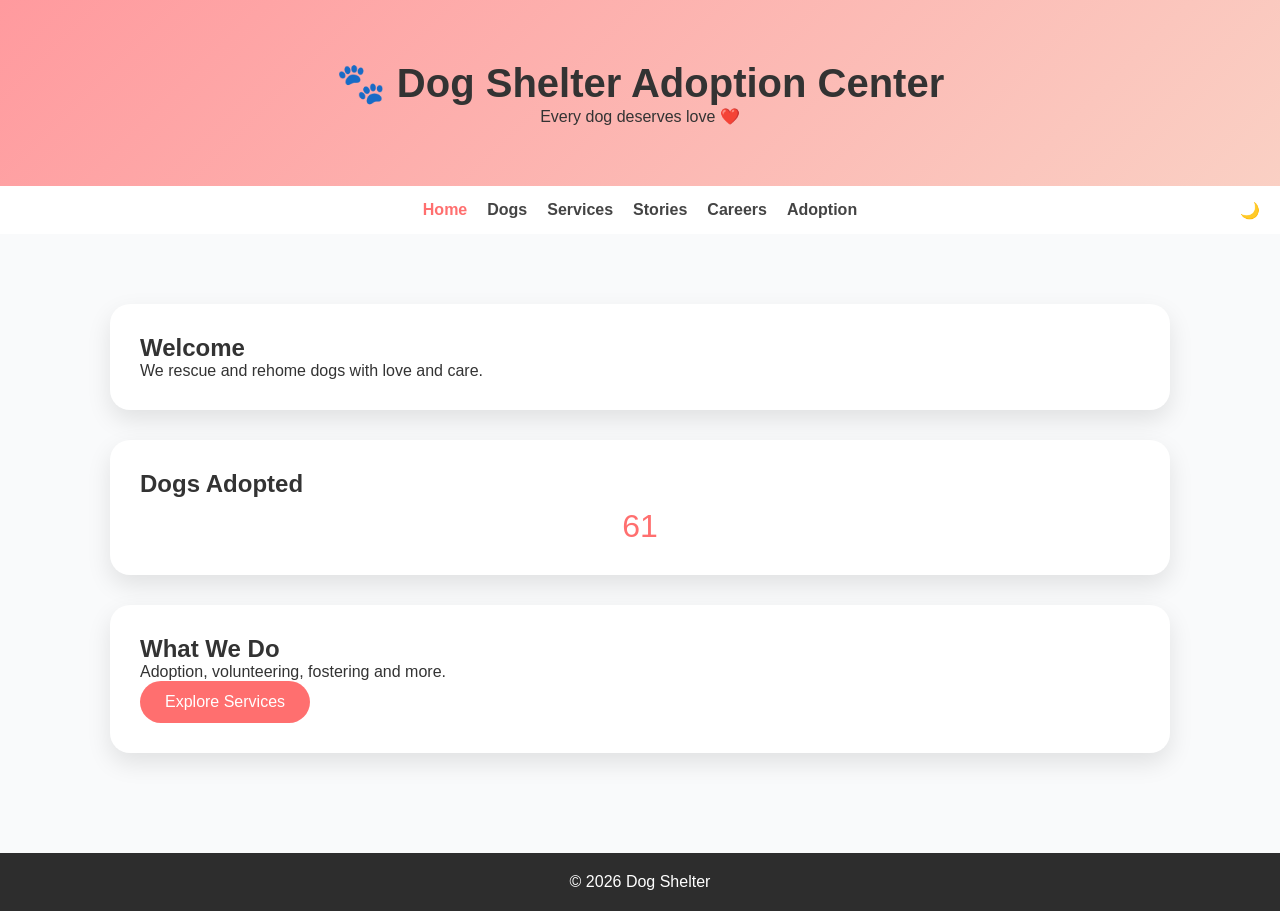
<file: index.html>
<!DOCTYPE html>
<html lang="en">
<head>
<meta charset="UTF-8">
<meta name="viewport" content="width=device-width, initial-scale=1.0">
<title>Dog Shelter Adoption Center</title>

<style>
* {
  margin: 0;
  padding: 0;
  box-sizing: border-box;
  font-family: 'Segoe UI', sans-serif;
  transition: 0.3s ease;
}

body {
  background: #f9fafb;
  color: #333;
}

/* DARK MODE */
.dark {
  background: #1e1e1e;
  color: #eee;
}

/* HEADER */
header {
  background: linear-gradient(135deg, #ff9a9e, #fad0c4);
  padding: 60px 20px;
  text-align: center;
}

header h1 {
  font-size: 2.5rem;
}

/* NAVBAR */
nav {
  background: white;
  display: flex;
  justify-content: center;
  gap: 20px;
  padding: 15px;
  position: sticky;
  top: 0;
  z-index: 100;
}

nav a {
  text-decoration: none;
  color: #444;
  font-weight: 600;
}

nav a.active {
  color: #ff6f6f;
}

/* DARK BUTTON */
.toggle-btn {
  position: absolute;
  right: 20px;
  top: 15px;
  cursor: pointer;
}

/* CONTAINER */
.container {
  max-width: 1100px;
  margin: 50px auto;
  padding: 20px;
}

/* CARDS */
.box {
  background: white;
  border-radius: 20px;
  padding: 30px;
  margin-bottom: 30px;
  box-shadow: 0 10px 25px rgba(0,0,0,0.1);

  /* animation initial state */
  opacity: 0;
  transform: translateY(30px);
}

/* SHOW ON SCROLL */
.show {
  opacity: 1;
  transform: translateY(0);
}

/* CTA BUTTON */
.cta a {
  display: inline-block;
  background: #ff6f6f;
  color: white;
  padding: 12px 25px;
  border-radius: 30px;
  text-decoration: none;
}

.cta a:hover {
  transform: scale(1.05);
}

/* COUNTER */
.counter {
  font-size: 2rem;
  color: #ff6f6f;
  text-align: center;
  margin-top: 10px;
}

/* FOOTER */
footer {
  text-align: center;
  padding: 20px;
  background: #2d2d2d;
  color: white;
}
</style>
</head>

<body>

<header>
  <h1>🐾 Dog Shelter Adoption Center</h1>
  <p>Every dog deserves love ❤️</p>
</header>

<nav>
  <a href="index.html" class="active">Home</a>
  <a href="dogs.html">Dogs</a>
  <a href="services.html">Services</a>
  <a href="stories.html">Stories</a>
<a href="careers.html">Careers</a>
<a href="adoption.html">Adoption</a>
  <span class="toggle-btn" onclick="toggleDarkMode()">🌙</span>
</nav>

<div class="container">

  <div class="box">
    <h2>Welcome</h2>
    <p>We rescue and rehome dogs with love and care.</p>
  </div>

  <div class="box">
    <h2>Dogs Adopted</h2>
    <div class="counter" id="counter">0</div>
  </div>

  <div class="box">
    <h2>What We Do</h2>
    <p>Adoption, volunteering, fostering and more.</p>

    <div class="cta">
      <a href="services.html">Explore Services</a>
    </div>
  </div>

</div>

<footer>
  <p>© 2026 Dog Shelter</p>
</footer>

<script>

/* DARK MODE */
function toggleDarkMode() {
  document.body.classList.toggle("dark");
}

/* SCROLL + LOAD ANIMATION FIX */
const boxes = document.querySelectorAll('.box');

function reveal() {
  boxes.forEach(box => {
    const boxTop = box.getBoundingClientRect().top;
    if (boxTop < window.innerHeight - 50) {
      box.classList.add('show');
    }
  });
}

/* IMPORTANT: both events */
window.addEventListener('scroll', reveal);
window.addEventListener('load', reveal);

/* COUNTER ANIMATION */
let count = 0;
let target = 120;

let counter = document.getElementById("counter");

let interval = setInterval(() => {
  count++;
  counter.innerText = count;
  if (count >= target) clearInterval(interval);
}, 20);

</script>

</body>
</html>
</file>
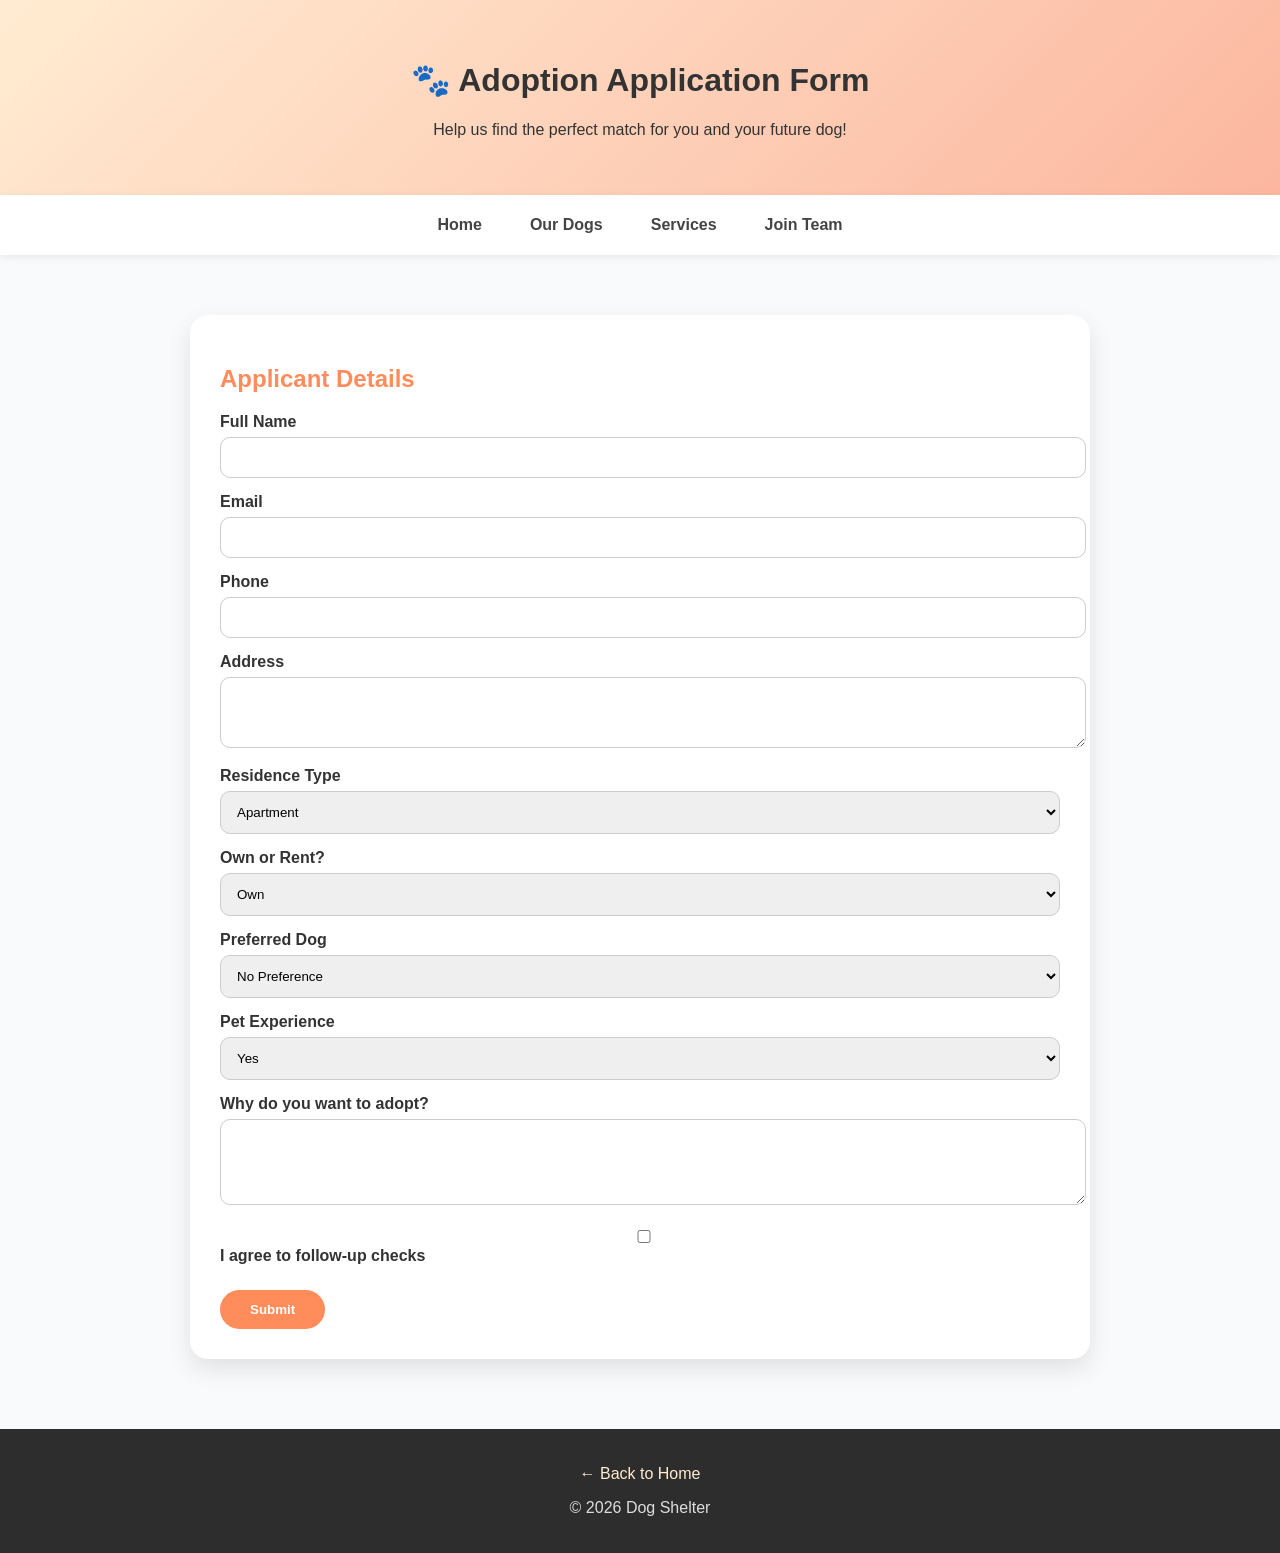
<file: adoption.html>
<!DOCTYPE html>
<html lang="en">
<head>
  <meta charset="UTF-8" />
  <meta name="viewport" content="width=device-width, initial-scale=1.0"/>
  <title>Adoption Form</title>

  <style>
    body {
      font-family: 'Segoe UI', sans-serif;
      background: #f9fafb;
      margin: 0;
      color: #333;
    }

    header {
      background: linear-gradient(135deg, #ffecd2, #fcb69f);
      padding: 40px 20px;
      text-align: center;
    }

    nav {
      background: #fff;
      display: flex;
      justify-content: center;
      gap: 20px;
      padding: 15px;
      box-shadow: 0 2px 8px rgba(0,0,0,0.08);
    }

    nav a {
      text-decoration: none;
      color: #444;
      font-weight: 600;
      padding: 6px 14px;
      border-radius: 20px;
    }

    nav a:hover {
      background: #fcb69f;
      color: #fff;
    }

    .container {
      max-width: 900px;
      margin: 40px auto;
      padding: 20px;
    }

    .form-card {
      background: #fff;
      border-radius: 18px;
      padding: 30px;
      box-shadow: 0 10px 25px rgba(0,0,0,0.1);
    }

    h2 {
      color: #ff8c5a;
    }

    label {
      font-weight: 600;
      margin-top: 15px;
      display: block;
    }

    input, select, textarea {
      width: 100%;
      padding: 12px;
      margin-top: 6px;
      border-radius: 10px;
      border: 1px solid #ccc;
    }

    button {
      margin-top: 25px;
      background: #ff8c5a;
      color: white;
      padding: 12px 30px;
      border: none;
      border-radius: 25px;
      font-weight: bold;
      cursor: pointer;
    }

    button:hover {
      background: #e67645;
    }

    footer {
      background: #2d2d2d;
      color: #ddd;
      text-align: center;
      padding: 20px;
      margin-top: 50px;
    }

    footer a {
      color: #ffecd2;
      text-decoration: none;
    }

    /* THANK YOU MESSAGE */
    .thank-you {
      display: none;
      text-align: center;
      margin-top: 40px;
      animation: fadeIn 1s ease;
    }

    .thank-you img {
      width: 200px;
      margin-top: 15px;
    }

    @keyframes fadeIn {
      from {opacity: 0;}
      to {opacity: 1;}
    }
  </style>
</head>

<body>

<header>
  <h1>🐾 Adoption Application Form</h1>
  <p>Help us find the perfect match for you and your future dog!</p>
</header>

<!-- 🔗 LINKED NAVBAR -->
<nav>
  <a href="index.html">Home</a>
  <a href="dogs.html">Our Dogs</a>
  <a href="services.html">Services</a>
  <a href="join.html">Join Team</a>
</nav>

<div class="container">

  <div class="form-card">
    <h2>Applicant Details</h2>

    <form id="adoptionForm">
      <label>Full Name</label>
      <input type="text" required>

      <label>Email</label>
      <input type="email" required>

      <label>Phone</label>
      <input type="tel" required>

      <label>Address</label>
      <textarea rows="3" required></textarea>

      <label>Residence Type</label>
      <select required>
        <option>Apartment</option>
        <option>Independent House</option>
      </select>

      <label>Own or Rent?</label>
      <select required>
        <option>Own</option>
        <option>Rent</option>
      </select>

      <label>Preferred Dog</label>
      <select>
        <option>No Preference</option>
        <option>Buddy</option>
        <option>Luna</option>
        <option>Max</option>
      </select>

      <label>Pet Experience</label>
      <select required>
        <option>Yes</option>
        <option>No</option>
      </select>

      <label>Why do you want to adopt?</label>
      <textarea rows="4" required></textarea>

      <label>
        <input type="checkbox" required>
        I agree to follow-up checks
      </label>

      <button type="submit">Submit</button>
    </form>
  </div>

  <!-- THANK YOU MESSAGE -->
  <div id="thankYou" class="thank-you">
    <h2>🎉 Thank you for applying!</h2>
    <p>We will contact you soon 🐶</p>
    <img src="images/dogx.gif" alt="Dog animation">
  </div>

</div>

<footer>
  <p><a href="index.html">← Back to Home</a></p>
  <p>© 2026 Dog Shelter</p>
</footer>

<!-- ✅ FIXED SCRIPT -->
<script>
  const form = document.getElementById("adoptionForm");
  const thankYou = document.getElementById("thankYou");

  form.addEventListener("submit", function(e) {
    e.preventDefault();
    form.style.display = "none";
    thankYou.style.display = "block";
  });
</script>

</body>
</html>
</file>
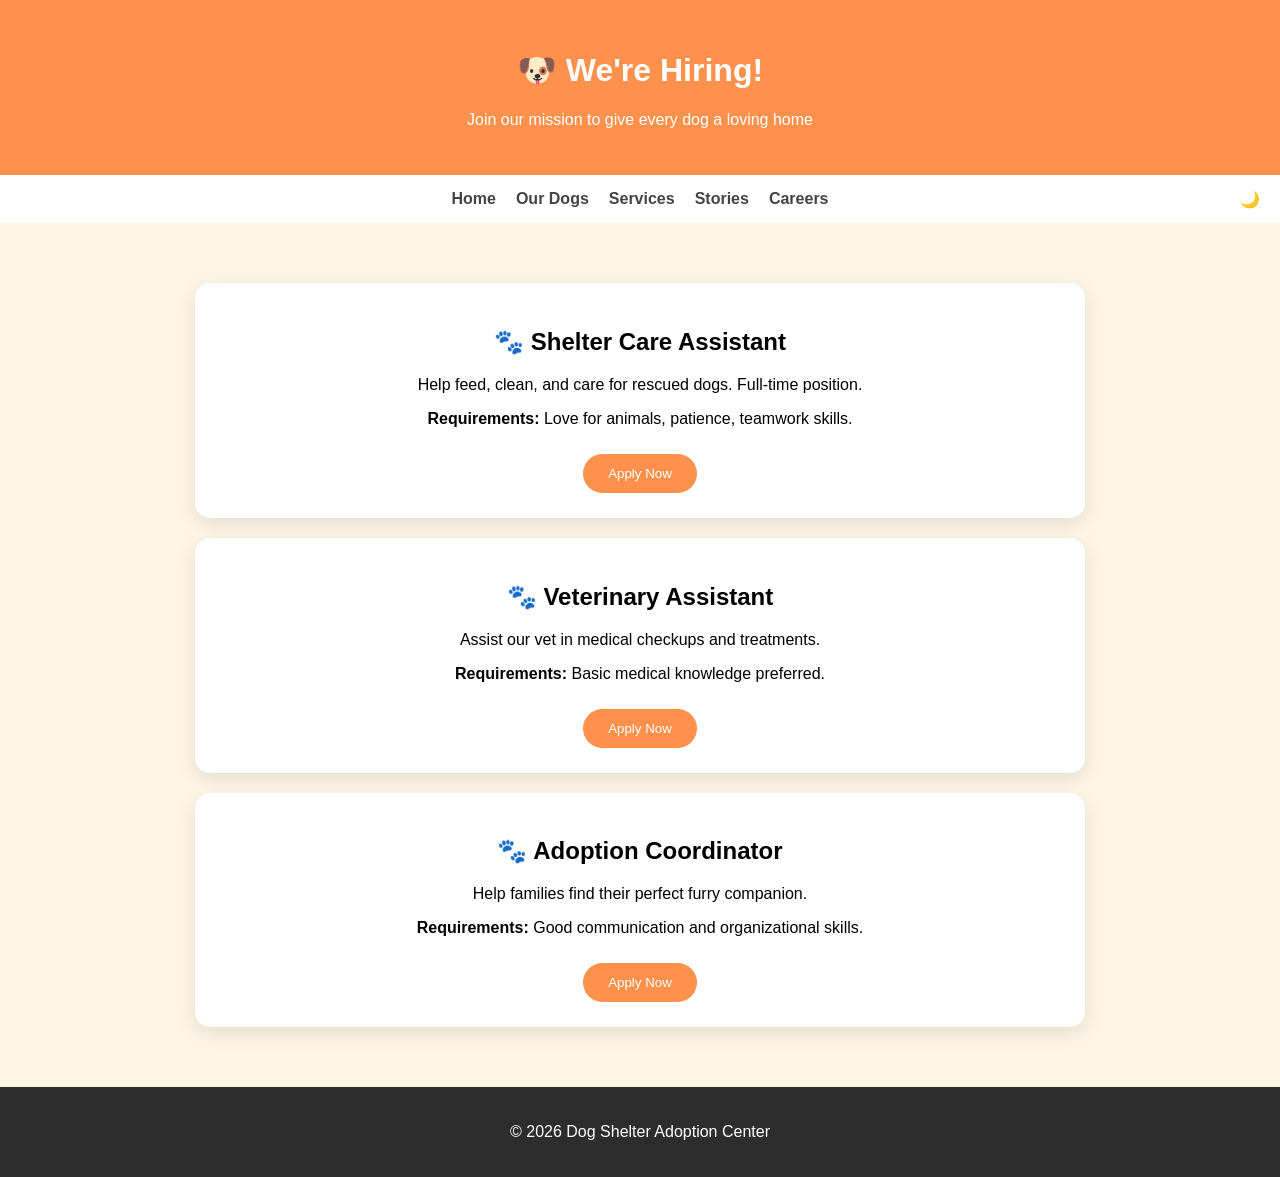
<file: careers.html>
<!DOCTYPE html>
<html lang="en">
<head>
<meta charset="UTF-8">
<meta name="viewport" content="width=device-width, initial-scale=1.0">
<title>Join Our Team - Dog Shelter</title>

<style>
body {
    font-family: 'Segoe UI', sans-serif;
    margin: 0;
    background-color: #fef6e4;
    transition: 0.3s;
}

/* DARK MODE */
.dark {
    background: #1e1e1e;
    color: #eee;
}

/* HEADER */
header {
    background-color: #ff914d;
    color: white;
    padding: 30px;
    text-align: center;
}

/* NAVBAR */
nav {
    background: white;
    display: flex;
    justify-content: center;
    gap: 20px;
    padding: 15px;
    position: sticky;
    top: 0;
}

nav a {
    text-decoration: none;
    color: #444;
    font-weight: 600;
}

.toggle-btn {
    position: absolute;
    right: 20px;
    cursor: pointer;
}

/* SECTION */
section {
    padding: 40px;
    text-align: center;
}

/* JOB CARDS */
.job-card {
    background: white;
    margin: 20px auto;
    padding: 25px;
    width: 70%;
    border-radius: 15px;
    box-shadow: 0 6px 20px rgba(0,0,0,0.1);

    opacity: 0;
    transform: translateY(30px);
}

.job-card.show {
    opacity: 1;
    transform: translateY(0);
}

.job-card:hover {
    transform: scale(1.03);
}

/* BUTTON */
button {
    background-color: #ff914d;
    color: white;
    border: none;
    padding: 12px 25px;
    margin-top: 10px;
    border-radius: 25px;
    cursor: pointer;
}

button:hover {
    background-color: #e76f2f;
}

/* POPUP */
.popup {
    display: none;
    background: white;
    padding: 30px;
    border-radius: 15px;
    box-shadow: 0 10px 30px rgba(0,0,0,0.2);
    position: fixed;
    top: 40%;
    left: 50%;
    transform: translate(-50%, -50%);
    text-align: center;
}

/* FOOTER */
footer {
    text-align: center;
    padding: 20px;
    background: #2d2d2d;
    color: white;
}
</style>

</head>

<body>

<header>
    <h1>🐶 We're Hiring!</h1>
    <p>Join our mission to give every dog a loving home</p>
</header>

<!-- FULL NAVBAR -->
<nav>
    <a href="index.html">Home</a>
    <a href="dogs.html">Our Dogs</a>
    <a href="services.html">Services</a>
    <a href="stories.html">Stories</a>
    <a href="careers.html">Careers</a>
    <span class="toggle-btn" onclick="toggleDarkMode()">🌙</span>
</nav>

<section>

<div class="job-card">
    <h2>🐾 Shelter Care Assistant</h2>
    <p>Help feed, clean, and care for rescued dogs. Full-time position.</p>
    <p><strong>Requirements:</strong> Love for animals, patience, teamwork skills.</p>
    <button onclick="applyNow()">Apply Now</button>
</div>

<div class="job-card">
    <h2>🐾 Veterinary Assistant</h2>
    <p>Assist our vet in medical checkups and treatments.</p>
    <p><strong>Requirements:</strong> Basic medical knowledge preferred.</p>
    <button onclick="applyNow()">Apply Now</button>
</div>

<div class="job-card">
    <h2>🐾 Adoption Coordinator</h2>
    <p>Help families find their perfect furry companion.</p>
    <p><strong>Requirements:</strong> Good communication and organizational skills.</p>
    <button onclick="applyNow()">Apply Now</button>
</div>

</section>

<!-- POPUP -->
<div class="popup" id="popup">
    <h2>Application Submitted 🐶❤️</h2>
    <p>We’ll contact you soon!</p>
    <button onclick="closePopup()">Close</button>
</div>

<footer>
    <p>© 2026 Dog Shelter Adoption Center</p>
</footer>

<script>

/* DARK MODE */
function toggleDarkMode() {
    document.body.classList.toggle("dark");
}

/* APPLY BUTTON */
function applyNow() {
    document.getElementById("popup").style.display = "block";
}

/* CLOSE POPUP */
function closePopup() {
    document.getElementById("popup").style.display = "none";
}

/* SCROLL ANIMATION */
const cards = document.querySelectorAll('.job-card');

function reveal() {
    cards.forEach(card => {
        let top = card.getBoundingClientRect().top;
        if (top < window.innerHeight - 50) {
            card.classList.add("show");
        }
    });
}

window.addEventListener("scroll", reveal);
window.addEventListener("load", reveal);

</script>

</body>
</html>
</file>
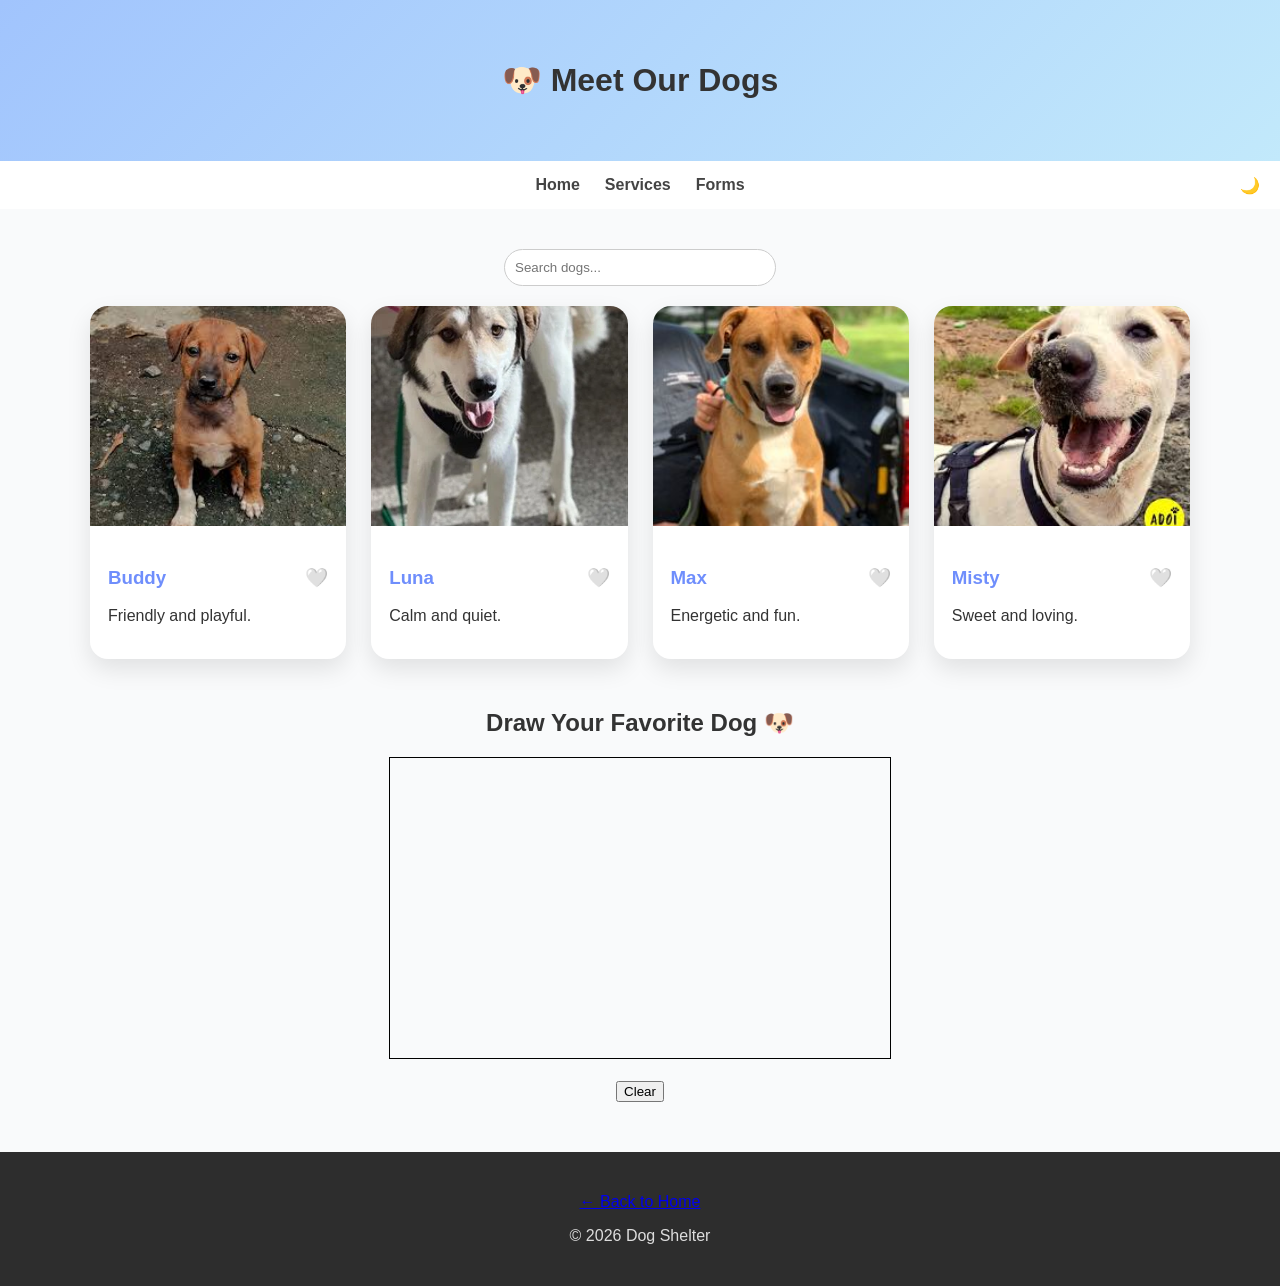
<file: dogs.html>
<!DOCTYPE html>
<html lang="en">
<head>
<meta charset="UTF-8">
<meta name="viewport" content="width=device-width, initial-scale=1.0">
<title>Our Dogs</title>

<style>
body {
  font-family: 'Segoe UI', sans-serif;
  background: #f9fafb;
  margin: 0;
  color: #333;
  transition: 0.3s;
}

.dark {
  background: #1e1e1e;
  color: #eee;
}

header {
  background: linear-gradient(135deg, #a1c4fd, #c2e9fb);
  padding: 40px 20px;
  text-align: center;
}

nav {
  background: #fff;
  display: flex;
  justify-content: center;
  gap: 25px;
  padding: 15px;
  position: sticky;
  top: 0;
}

nav a {
  text-decoration: none;
  color: #444;
  font-weight: 600;
}

.toggle-btn {
  position: absolute;
  right: 20px;
  cursor: pointer;
}

.search-box {
  text-align: center;
  margin-bottom: 20px;
}

.search-box input {
  padding: 10px;
  width: 250px;
  border-radius: 20px;
  border: 1px solid #ccc;
}

.container {
  max-width: 1100px;
  margin: 40px auto;
  padding: 0 20px;
}

.dog-grid {
  display: grid;
  grid-template-columns: repeat(auto-fit, minmax(230px, 1fr));
  gap: 25px;
}

.dog-card {
  background: #fff;
  border-radius: 18px;
  overflow: hidden;
  box-shadow: 0 10px 25px rgba(0,0,0,0.1);
  transform: translateY(30px);
  opacity: 0;
  transition: 0.4s;
}

.dog-card.show {
  transform: translateY(0);
  opacity: 1;
}

.dog-card img {
  width: 100%;
  height: 220px;
  object-fit: cover;
}

.info {
  padding: 18px;
}

.info h3 {
  color: #6f8efc;
}

.fav-btn {
  cursor: pointer;
  float: right;
}

.canvas-section {
  text-align: center;
  margin: 50px;
}

footer {
  background: #2d2d2d;
  color: #ddd;
  text-align: center;
  padding: 25px;
}
</style>
</head>

<body>

<header>
  <h1>🐶 Meet Our Dogs</h1>
</header>

<nav>
  <a href="index.html">Home</a>
  <a href="services.html">Services</a>
  <a href="adoption.html">Forms</a>
  <span class="toggle-btn" onclick="toggleDarkMode()">🌙</span>
</nav>

<div class="container">

  <div class="search-box">
    <input type="text" id="search" placeholder="Search dogs...">
  </div>

  <div class="dog-grid">

    <div class="dog-card">
      <img src="images/buddy.jpg">
      <div class="info">
        <h3>Buddy <span class="fav-btn">🤍</span></h3>
        <p>Friendly and playful.</p>
      </div>
    </div>

    <div class="dog-card">
      <img src="images/luna.jpg">
      <div class="info">
        <h3>Luna <span class="fav-btn">🤍</span></h3>
        <p>Calm and quiet.</p>
      </div>
    </div>

    <div class="dog-card">
      <img src="images/max.jpg">
      <div class="info">
        <h3>Max <span class="fav-btn">🤍</span></h3>
        <p>Energetic and fun.</p>
      </div>
    </div>

    <div class="dog-card">
      <img src="images/misty.jpg">
      <div class="info">
        <h3>Misty <span class="fav-btn">🤍</span></h3>
        <p>Sweet and loving.</p>
      </div>
    </div>

  </div>
</div>

<!-- CANVAS -->
<div class="canvas-section">
  <h2>Draw Your Favorite Dog 🐶</h2>
  <canvas id="drawingCanvas" width="500" height="300" style="border:1px solid black;"></canvas>
  <br><br>
  <button onclick="clearCanvas()">Clear</button>
</div>

<footer>
  <p><a href="index.html">← Back to Home</a></p>
  <p>© 2026 Dog Shelter</p>
</footer>

<script>
// DARK MODE
function toggleDarkMode() {
  document.body.classList.toggle("dark");
}

// SEARCH
document.getElementById("search").addEventListener("keyup", function () {
  let value = this.value.toLowerCase();
  document.querySelectorAll(".dog-card").forEach(card => {
    card.style.display = card.innerText.toLowerCase().includes(value) ? "block" : "none";
  });
});

// FAVORITES
document.querySelectorAll(".fav-btn").forEach(btn => {
  btn.addEventListener("click", function () {
    this.textContent = this.textContent === "🤍" ? "❤️" : "🤍";
  });
});

// SCROLL ANIMATION
function reveal() {
  document.querySelectorAll('.dog-card').forEach(card => {
    let top = card.getBoundingClientRect().top;
    if (top < window.innerHeight - 50) {
      card.classList.add("show");
    }
  });
}
window.addEventListener("scroll", reveal);
window.addEventListener("load", reveal);

// CANVAS (SAFE)
const canvas = document.getElementById("drawingCanvas");

if (canvas) {
  const ctx = canvas.getContext("2d");
  let drawing = false;

  canvas.addEventListener("mousedown", () => drawing = true);
  canvas.addEventListener("mouseup", () => {
    drawing = false;
    ctx.beginPath();
  });

  canvas.addEventListener("mousemove", function(e) {
    if (!drawing) return;
    ctx.lineWidth = 3;
    ctx.lineCap = "round";
    ctx.lineTo(e.offsetX, e.offsetY);
    ctx.stroke();
    ctx.beginPath();
    ctx.moveTo(e.offsetX, e.offsetY);
  });

  window.clearCanvas = function () {
    ctx.clearRect(0, 0, canvas.width, canvas.height);
  };
}
</script>

</body>
</html>
</file>
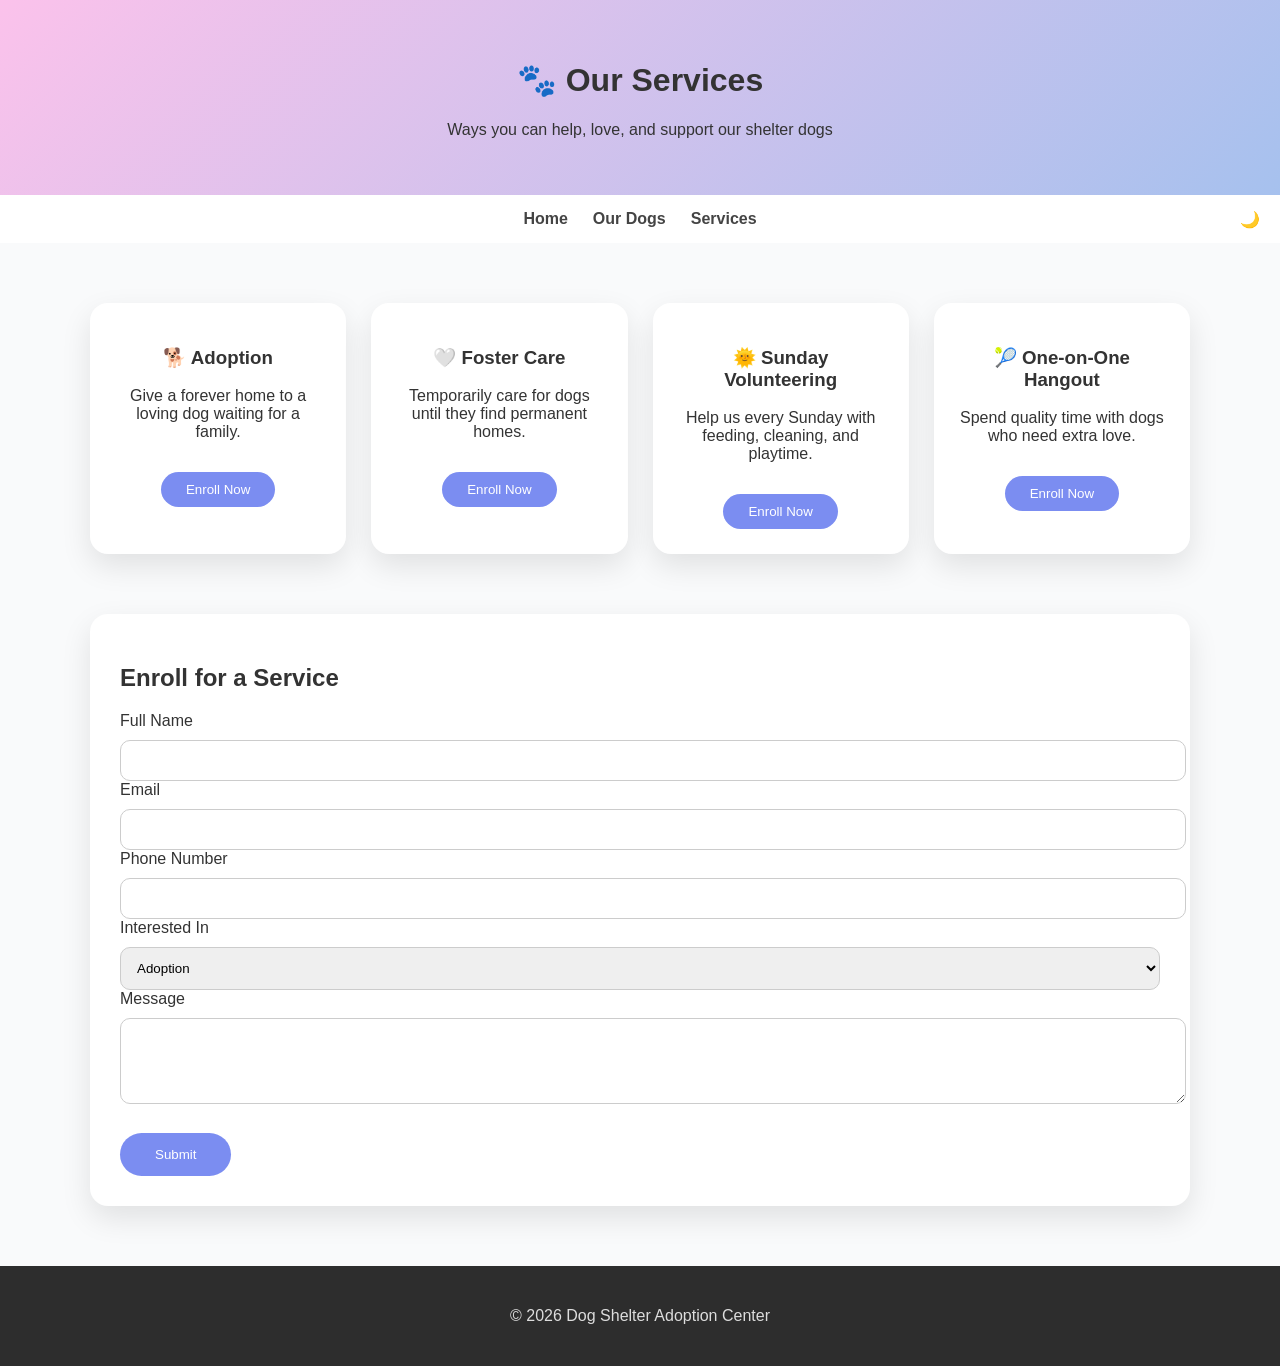
<file: services.html>
<!DOCTYPE html>
<html lang="en">
<head>
<meta charset="UTF-8">
<meta name="viewport" content="width=device-width, initial-scale=1.0">
<title>Our Services</title>

<style>
body {
    font-family: 'Segoe UI', sans-serif;
    background: #f9fafb;
    margin: 0;
    color: #333;
    transition: 0.3s;
}

/* DARK MODE */
.dark {
    background: #1e1e1e;
    color: #eee;
}

/* HEADER */
header {
    background: linear-gradient(135deg, #fbc2eb, #a6c1ee);
    padding: 40px;
    text-align: center;
}

/* NAV */
nav {
    background: white;
    display: flex;
    justify-content: center;
    gap: 25px;
    padding: 15px;
    position: sticky;
    top: 0;
}

nav a {
    text-decoration: none;
    color: #444;
    font-weight: 600;
}

.toggle-btn {
    position: absolute;
    right: 20px;
    cursor: pointer;
}

/* CONTAINER */
.container {
    max-width: 1100px;
    margin: 40px auto;
    padding: 20px;
}

/* SERVICES */
.services {
    display: grid;
    grid-template-columns: repeat(auto-fit, minmax(250px, 1fr));
    gap: 25px;
}

.service-card {
    background: white;
    padding: 25px;
    border-radius: 18px;
    box-shadow: 0 12px 30px rgba(0,0,0,0.1);
    text-align: center;

    opacity: 0;
    transform: translateY(30px);
}

.service-card.show {
    opacity: 1;
    transform: translateY(0);
}

.service-card:hover {
    transform: scale(1.05);
}

.service-card button {
    margin-top: 15px;
    background: #7b8df1;
    color: white;
    padding: 10px 25px;
    border-radius: 25px;
    border: none;
    cursor: pointer;
}

/* FORM */
.box {
    background: white;
    padding: 30px;
    border-radius: 18px;
    margin-top: 60px;
    box-shadow: 0 12px 30px rgba(0,0,0,0.1);
}

input, select, textarea {
    width: 100%;
    padding: 12px;
    margin-top: 10px;
    border-radius: 10px;
    border: 1px solid #ccc;
}

input:focus, textarea:focus {
    border-color: #7b8df1;
    outline: none;
}

/* BUTTON */
.submit-btn {
    margin-top: 25px;
    background: #7b8df1;
    color: white;
    padding: 14px 35px;
    border-radius: 30px;
    border: none;
    cursor: pointer;
}

/* THANK YOU */
.hidden {
    display: none;
}

.thank-you {
    text-align: center;
    background: white;
    padding: 40px;
    border-radius: 18px;
    margin-top: 60px;
    animation: fadeIn 0.6s ease;
}

@keyframes fadeIn {
    from {opacity:0;}
    to {opacity:1;}
}

.jumping-dog {
    width: 180px;
    animation: jump 1s infinite;
}

@keyframes jump {
    50% { transform: translateY(-30px); }
}

/* FOOTER */
footer {
    text-align: center;
    padding: 25px;
    background: #2d2d2d;
    color: #ddd;
}
</style>
</head>

<body>

<header>
    <h1>🐾 Our Services</h1>
    <p>Ways you can help, love, and support our shelter dogs</p>
</header>

<nav>
    <a href="index.html">Home</a>
    <a href="dogs.html">Our Dogs</a>
    <a href="services.html">Services</a>
    <span class="toggle-btn" onclick="toggleDarkMode()">🌙</span>
</nav>

<div class="container">

    <!-- SERVICES -->
    <div class="services">
        <div class="service-card">
            <h3>🐕 Adoption</h3>
            <p>Give a forever home to a loving dog waiting for a family.</p>
            <button onclick="scrollToForm()">Enroll Now</button>
        </div>

        <div class="service-card">
            <h3>🤍 Foster Care</h3>
            <p>Temporarily care for dogs until they find permanent homes.</p>
            <button onclick="scrollToForm()">Enroll Now</button>
        </div>

        <div class="service-card">
            <h3>🌞 Sunday Volunteering</h3>
            <p>Help us every Sunday with feeding, cleaning, and playtime.</p>
            <button onclick="scrollToForm()">Enroll Now</button>
        </div>

        <div class="service-card">
            <h3>🎾 One-on-One Hangout</h3>
            <p>Spend quality time with dogs who need extra love.</p>
            <button onclick="scrollToForm()">Enroll Now</button>
        </div>
    </div>

    <!-- FORM -->
    <div class="box" id="formBox">
        <h2>Enroll for a Service</h2>
        <form id="serviceForm">

            <label>Full Name</label>
            <input type="text" id="name" required>

            <label>Email</label>
            <input type="email" id="email" required>

            <label>Phone Number</label>
            <input type="tel" id="phone" required>

            <label>Interested In</label>
            <select>
                <option>Adoption</option>
                <option>Sunday Volunteering</option>
                <option>One-on-One Hangout</option>
                <option>Foster Care</option>
            </select>

            <label>Message</label>
            <textarea rows="4"></textarea>

            <button type="submit" class="submit-btn">Submit</button>
        </form>
    </div>

    <!-- THANK YOU -->
    <div id="thankYou" class="hidden thank-you">
        <h2>Thank You for Enrolling! 🐶❤️</h2>
        <p>We’ll get in touch with you very soon.</p>
        <img src="images/dog.gif" class="jumping-dog">
    </div>

</div>

<footer>
    <p>© 2026 Dog Shelter Adoption Center</p>
</footer>

<script>

/* DARK MODE */
function toggleDarkMode() {
    document.body.classList.toggle("dark");
}

/* SCROLL TO FORM */
function scrollToForm() {
    document.getElementById("formBox").scrollIntoView({ behavior: "smooth" });
}

/* FORM VALIDATION + SUBMIT */
document.getElementById("serviceForm").addEventListener("submit", function(e) {
    e.preventDefault();

    let name = document.getElementById("name").value;
    let email = document.getElementById("email").value;
    let phone = document.getElementById("phone").value;

    if (name.length < 3) {
        alert("Name must be at least 3 characters");
        return;
    }

    if (!email.includes("@")) {
        alert("Enter a valid email");
        return;
    }

    if (phone.length < 10) {
        alert("Enter valid phone number");
        return;
    }

    document.getElementById("formBox").style.display = "none";
    document.getElementById("thankYou").classList.remove("hidden");
});

/* SCROLL ANIMATION */
const cards = document.querySelectorAll('.service-card');

function reveal() {
    cards.forEach(card => {
        let top = card.getBoundingClientRect().top;
        if (top < window.innerHeight - 50) {
            card.classList.add("show");
        }
    });
}

window.addEventListener("scroll", reveal);
window.addEventListener("load", reveal);

</script>

</body>
</html>
</file>
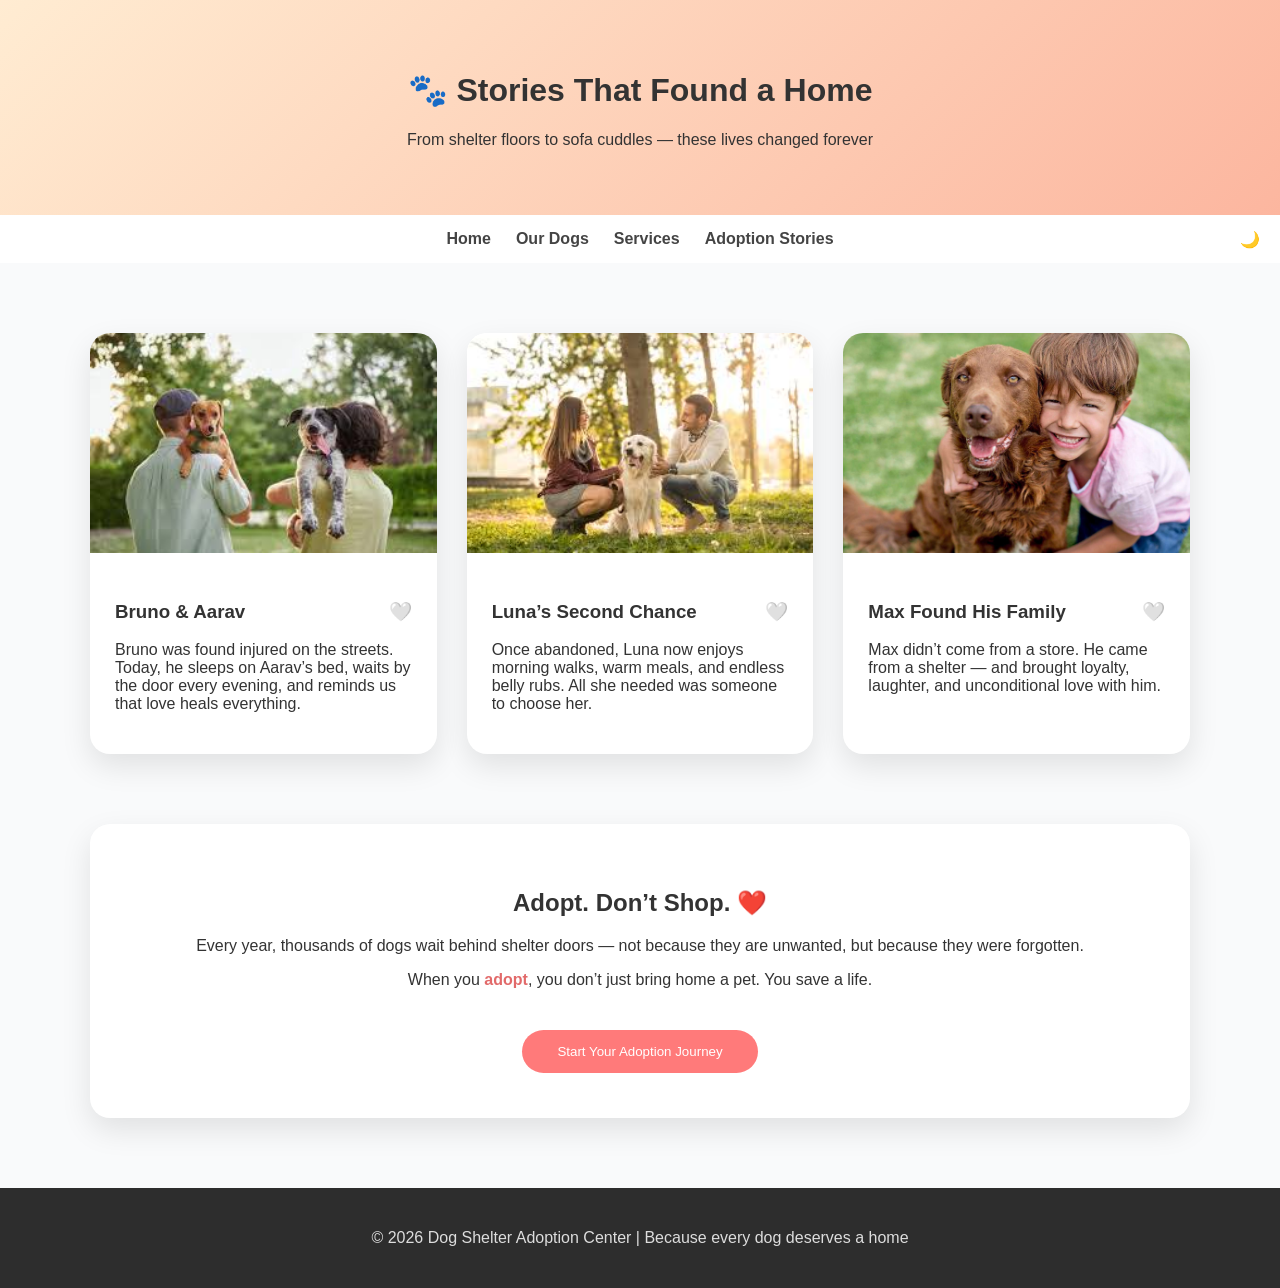
<file: stories.html>
<!DOCTYPE html>
<html lang="en">
<head>
<meta charset="UTF-8">
<meta name="viewport" content="width=device-width, initial-scale=1.0">
<title>Happy Adoption Stories</title>

<style>
body {
    font-family: 'Segoe UI', sans-serif;
    background: #f9fafb;
    margin: 0;
    color: #333;
    transition: 0.3s;
}

/* DARK MODE */
.dark {
    background: #1e1e1e;
    color: #eee;
}

/* HEADER */
header {
    background: linear-gradient(135deg, #ffecd2, #fcb69f);
    padding: 50px;
    text-align: center;
}

/* NAV */
nav {
    background: white;
    display: flex;
    justify-content: center;
    gap: 25px;
    padding: 15px;
    position: sticky;
    top: 0;
}

nav a {
    text-decoration: none;
    color: #444;
    font-weight: 600;
}

.toggle-btn {
    position: absolute;
    right: 20px;
    cursor: pointer;
}

/* CONTAINER */
.container {
    max-width: 1100px;
    margin: 50px auto;
    padding: 20px;
}

/* STORY GRID */
.story-grid {
    display: grid;
    grid-template-columns: repeat(auto-fit, minmax(300px, 1fr));
    gap: 30px;
}

/* CARD */
.story-card {
    background: white;
    border-radius: 20px;
    overflow: hidden;
    box-shadow: 0 12px 30px rgba(0,0,0,0.1);

    opacity: 0;
    transform: translateY(30px);
}

.story-card.show {
    opacity: 1;
    transform: translateY(0);
}

/* IMAGE HOVER */
.story-card img {
    width: 100%;
    height: 220px;
    object-fit: cover;
    transition: transform 0.4s;
}

.story-card:hover img {
    transform: scale(1.1);
}

.content {
    padding: 25px;
}

.content h3 {
    display: flex;
    justify-content: space-between;
}

/* LIKE BUTTON */
.like-btn {
    cursor: pointer;
}

/* MESSAGE */
.message {
    background: white;
    margin-top: 70px;
    padding: 45px;
    border-radius: 20px;
    text-align: center;
    box-shadow: 0 12px 30px rgba(0,0,0,0.1);

    opacity: 0;
    transform: translateY(30px);
}

.message.show {
    opacity: 1;
    transform: translateY(0);
}

.message span {
    color: #e26a6a;
    font-weight: bold;
}

/* BUTTON */
.adopt-btn {
    margin-top: 25px;
    background: #ff7a7a;
    color: white;
    padding: 14px 35px;
    border-radius: 30px;
    border: none;
    cursor: pointer;
}

.adopt-btn:hover {
    transform: scale(1.05);
}

/* FOOTER */
footer {
    text-align: center;
    padding: 25px;
    background: #2d2d2d;
    color: #ddd;
}
</style>
</head>

<body>

<header>
    <h1>🐾 Stories That Found a Home</h1>
    <p>From shelter floors to sofa cuddles — these lives changed forever</p>
</header>

<nav>
    <a href="index.html">Home</a>
    <a href="dogs.html">Our Dogs</a>
    <a href="services.html">Services</a>
    <a href="stories.html">Adoption Stories</a>
    <span class="toggle-btn" onclick="toggleDarkMode()">🌙</span>
</nav>

<div class="container">

    <!-- STORIES -->
    <div class="story-grid">

        <div class="story-card">
            <img src="images/story1.jpg">
            <div class="content">
                <h3>Bruno & Aarav <span class="like-btn">🤍</span></h3>
                <p>
                    Bruno was found injured on the streets. Today, he sleeps on Aarav’s bed,
                    waits by the door every evening, and reminds us that love heals everything.
                </p>
            </div>
        </div>

        <div class="story-card">
            <img src="story2.jpg">
            <div class="content">
                <h3>Luna’s Second Chance <span class="like-btn">🤍</span></h3>
                <p>
                    Once abandoned, Luna now enjoys morning walks, warm meals,
                    and endless belly rubs. All she needed was someone to choose her.
                </p>
            </div>
        </div>

        <div class="story-card">
            <img src="images/story3.jpg">
            <div class="content">
                <h3>Max Found His Family <span class="like-btn">🤍</span></h3>
                <p>
                    Max didn’t come from a store. He came from a shelter —
                    and brought loyalty, laughter, and unconditional love with him.
                </p>
            </div>
        </div>

    </div>

    <!-- MESSAGE -->
    <div class="message">
        <h2>Adopt. Don’t Shop. ❤️</h2>
        <p>
            Every year, thousands of dogs wait behind shelter doors —
            not because they are unwanted, but because they were forgotten.
        </p>
        <p>
            When you <span>adopt</span>, you don’t just bring home a pet.
            You save a life.
        </p>

        <button class="adopt-btn" onclick="window.location.href='services.html'">
            Start Your Adoption Journey
        </button>
    </div>

</div>

<footer>
    <p>© 2026 Dog Shelter Adoption Center | Because every dog deserves a home</p>
</footer>

<script>

/* DARK MODE */
function toggleDarkMode() {
    document.body.classList.toggle("dark");
}

/* LIKE BUTTON */
document.querySelectorAll(".like-btn").forEach(btn => {
    btn.addEventListener("click", function() {
        this.textContent = this.textContent === "🤍" ? "❤️" : "🤍";
    });
});

/* SCROLL ANIMATION */
const elements = document.querySelectorAll('.story-card, .message');

function reveal() {
    elements.forEach(el => {
        let top = el.getBoundingClientRect().top;
        if (top < window.innerHeight - 50) {
            el.classList.add("show");
        }
    });
}

window.addEventListener("scroll", reveal);
window.addEventListener("load", reveal);

</script>

</body>
</html>
</file>
